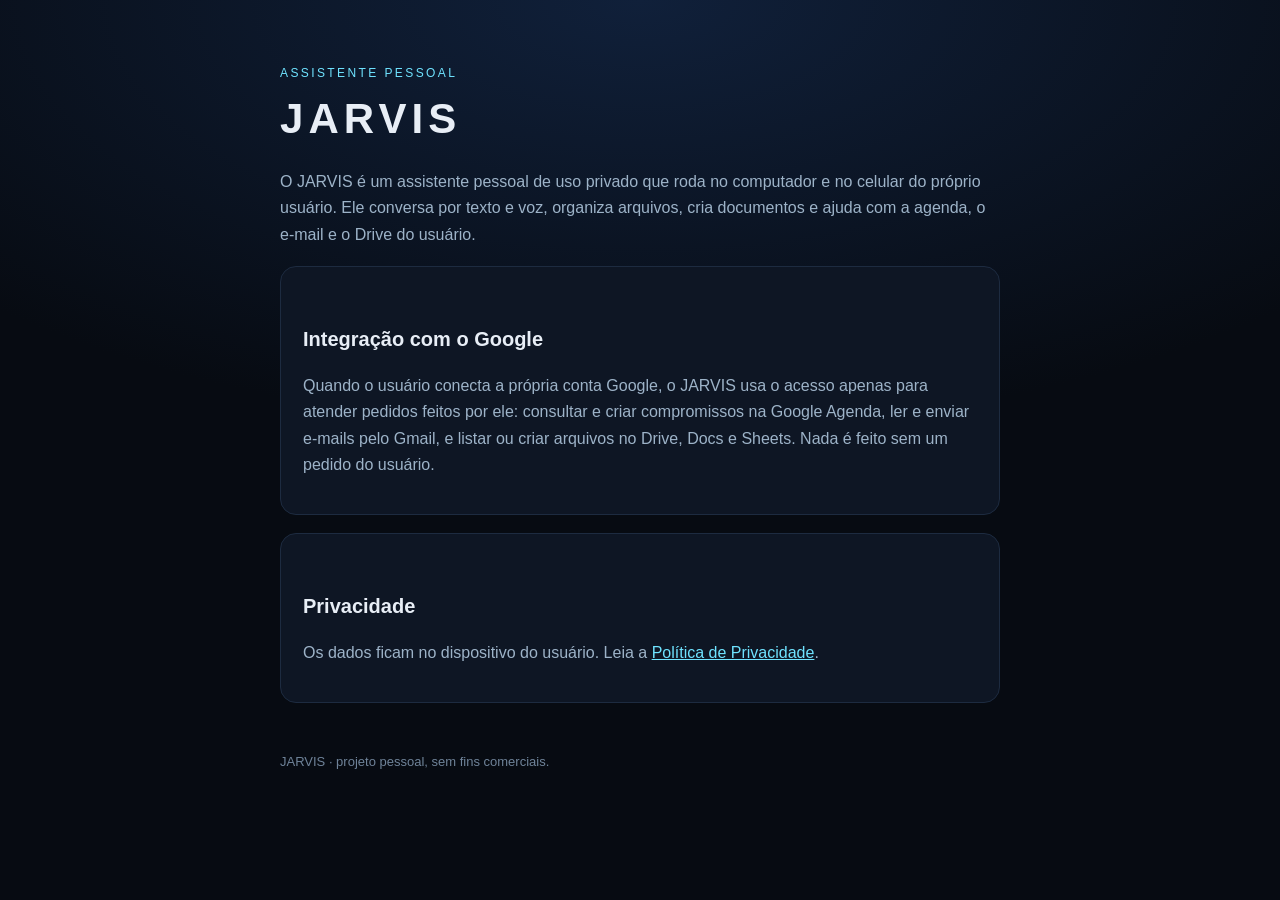
<file: index.html>
<!doctype html><html lang="pt-BR"><head><meta charset="utf-8"><meta name="viewport" content="width=device-width,initial-scale=1"><title>JARVIS — assistente pessoal</title><link rel="stylesheet" href="style.css"></head>
<body><main>
<div class="tag">Assistente pessoal</div><h1>JARVIS</h1>
<p>O JARVIS é um assistente pessoal de uso privado que roda no computador e no celular do próprio usuário. Ele conversa por texto e voz, organiza arquivos, cria documentos e ajuda com a agenda, o e-mail e o Drive do usuário.</p>
<div class="card"><h2>Integração com o Google</h2><p>Quando o usuário conecta a própria conta Google, o JARVIS usa o acesso apenas para atender pedidos feitos por ele: consultar e criar compromissos na Google Agenda, ler e enviar e-mails pelo Gmail, e listar ou criar arquivos no Drive, Docs e Sheets. Nada é feito sem um pedido do usuário.</p></div>
<div class="card"><h2>Privacidade</h2><p>Os dados ficam no dispositivo do usuário. Leia a <a href="privacidade.html">Política de Privacidade</a>.</p></div>
<footer>JARVIS · projeto pessoal, sem fins comerciais.</footer>
</main></body></html>
</file>
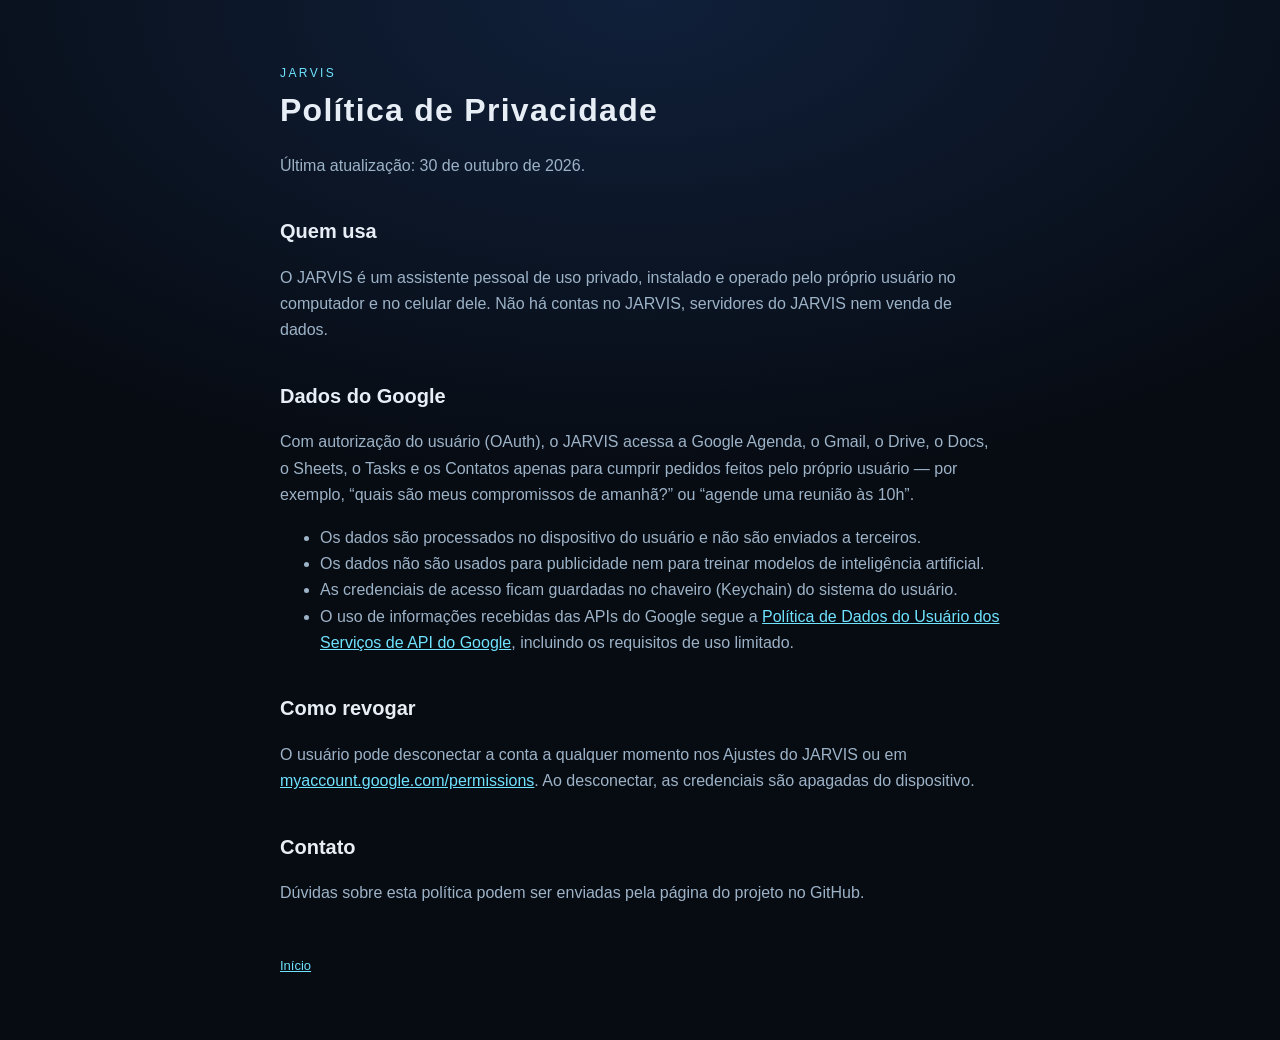
<file: privacidade.html>
<!doctype html><html lang="pt-BR"><head><meta charset="utf-8"><meta name="viewport" content="width=device-width,initial-scale=1"><title>Política de Privacidade — JARVIS</title><link rel="stylesheet" href="style.css"></head>
<body><main>
<div class="tag">JARVIS</div><h1 style="font-size:32px;letter-spacing:.04em">Política de Privacidade</h1>
<p>Última atualização: 30 de outubro de 2026.</p>
<h2>Quem usa</h2><p>O JARVIS é um assistente pessoal de uso privado, instalado e operado pelo próprio usuário no computador e no celular dele. Não há contas no JARVIS, servidores do JARVIS nem venda de dados.</p>
<h2>Dados do Google</h2><p>Com autorização do usuário (OAuth), o JARVIS acessa a Google Agenda, o Gmail, o Drive, o Docs, o Sheets, o Tasks e os Contatos apenas para cumprir pedidos feitos pelo próprio usuário — por exemplo, “quais são meus compromissos de amanhã?” ou “agende uma reunião às 10h”.</p>
<ul>
<li>Os dados são processados no dispositivo do usuário e não são enviados a terceiros.</li>
<li>Os dados não são usados para publicidade nem para treinar modelos de inteligência artificial.</li>
<li>As credenciais de acesso ficam guardadas no chaveiro (Keychain) do sistema do usuário.</li>
<li>O uso de informações recebidas das APIs do Google segue a <a href="https://developers.google.com/terms/api-services-user-data-policy">Política de Dados do Usuário dos Serviços de API do Google</a>, incluindo os requisitos de uso limitado.</li>
</ul>
<h2>Como revogar</h2><p>O usuário pode desconectar a conta a qualquer momento nos Ajustes do JARVIS ou em <a href="https://myaccount.google.com/permissions">myaccount.google.com/permissions</a>. Ao desconectar, as credenciais são apagadas do dispositivo.</p>
<h2>Contato</h2><p>Dúvidas sobre esta política podem ser enviadas pela página do projeto no GitHub.</p>
<footer><a href="index.html">Início</a></footer>
</main></body></html>
</file>
<file: style.css>
:root{--bg:#070b12;--card:#0e1624;--text:#e8eef6;--muted:#9db3c8;--accent:#6fe3ff}
*{box-sizing:border-box}body{margin:0;font:16px/1.65 -apple-system,BlinkMacSystemFont,"Segoe UI",Inter,sans-serif;background:radial-gradient(120% 80% at 50% 0%,#10203a 0%,var(--bg) 60%);color:var(--text);min-height:100vh}
main{max-width:760px;margin:0 auto;padding:64px 20px}h1{font-size:42px;letter-spacing:.12em;margin:0 0 6px}h2{margin-top:36px;font-size:20px}
.tag{color:var(--accent);letter-spacing:.2em;font-size:12px;text-transform:uppercase}p,li{color:var(--muted)}a{color:var(--accent)}
.card{background:var(--card);border:1px solid #1d2b40;border-radius:16px;padding:20px 22px;margin:18px 0}footer{margin-top:48px;font-size:13px;color:#6f8399}
</file>
